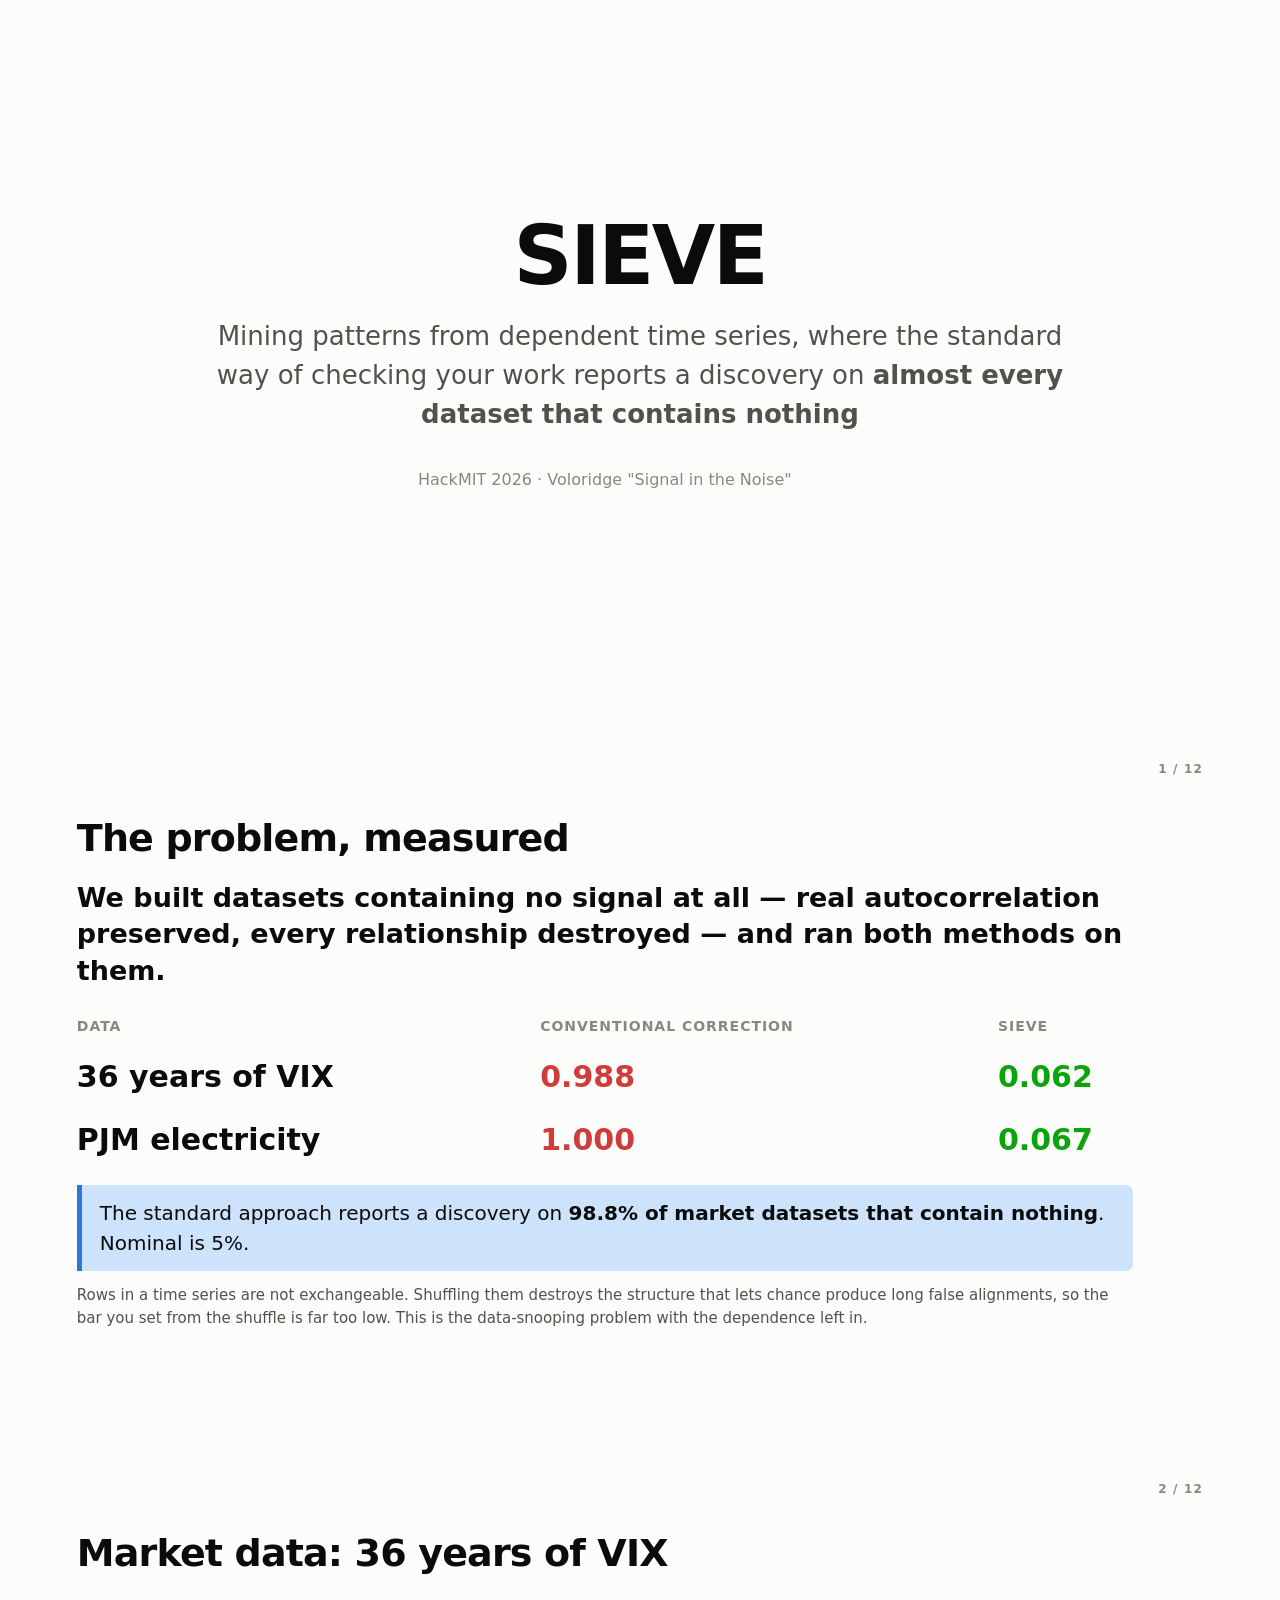
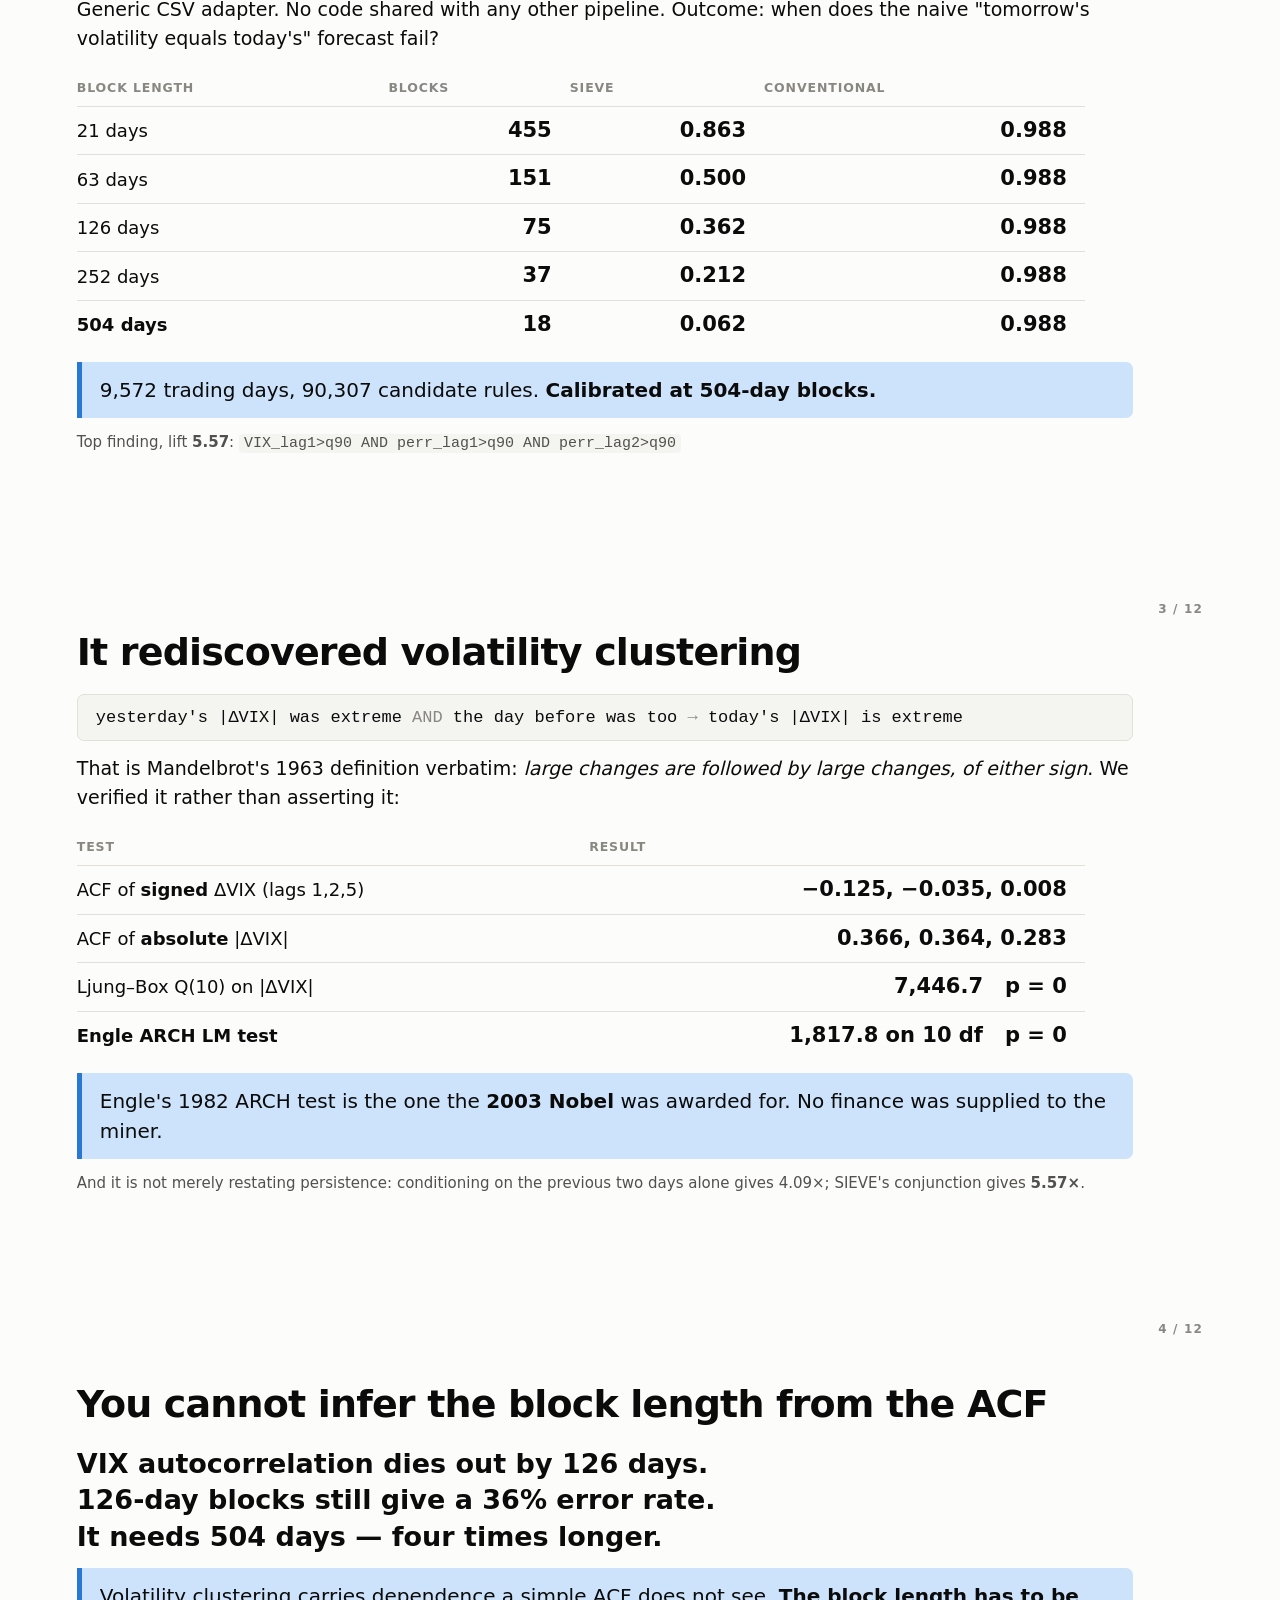
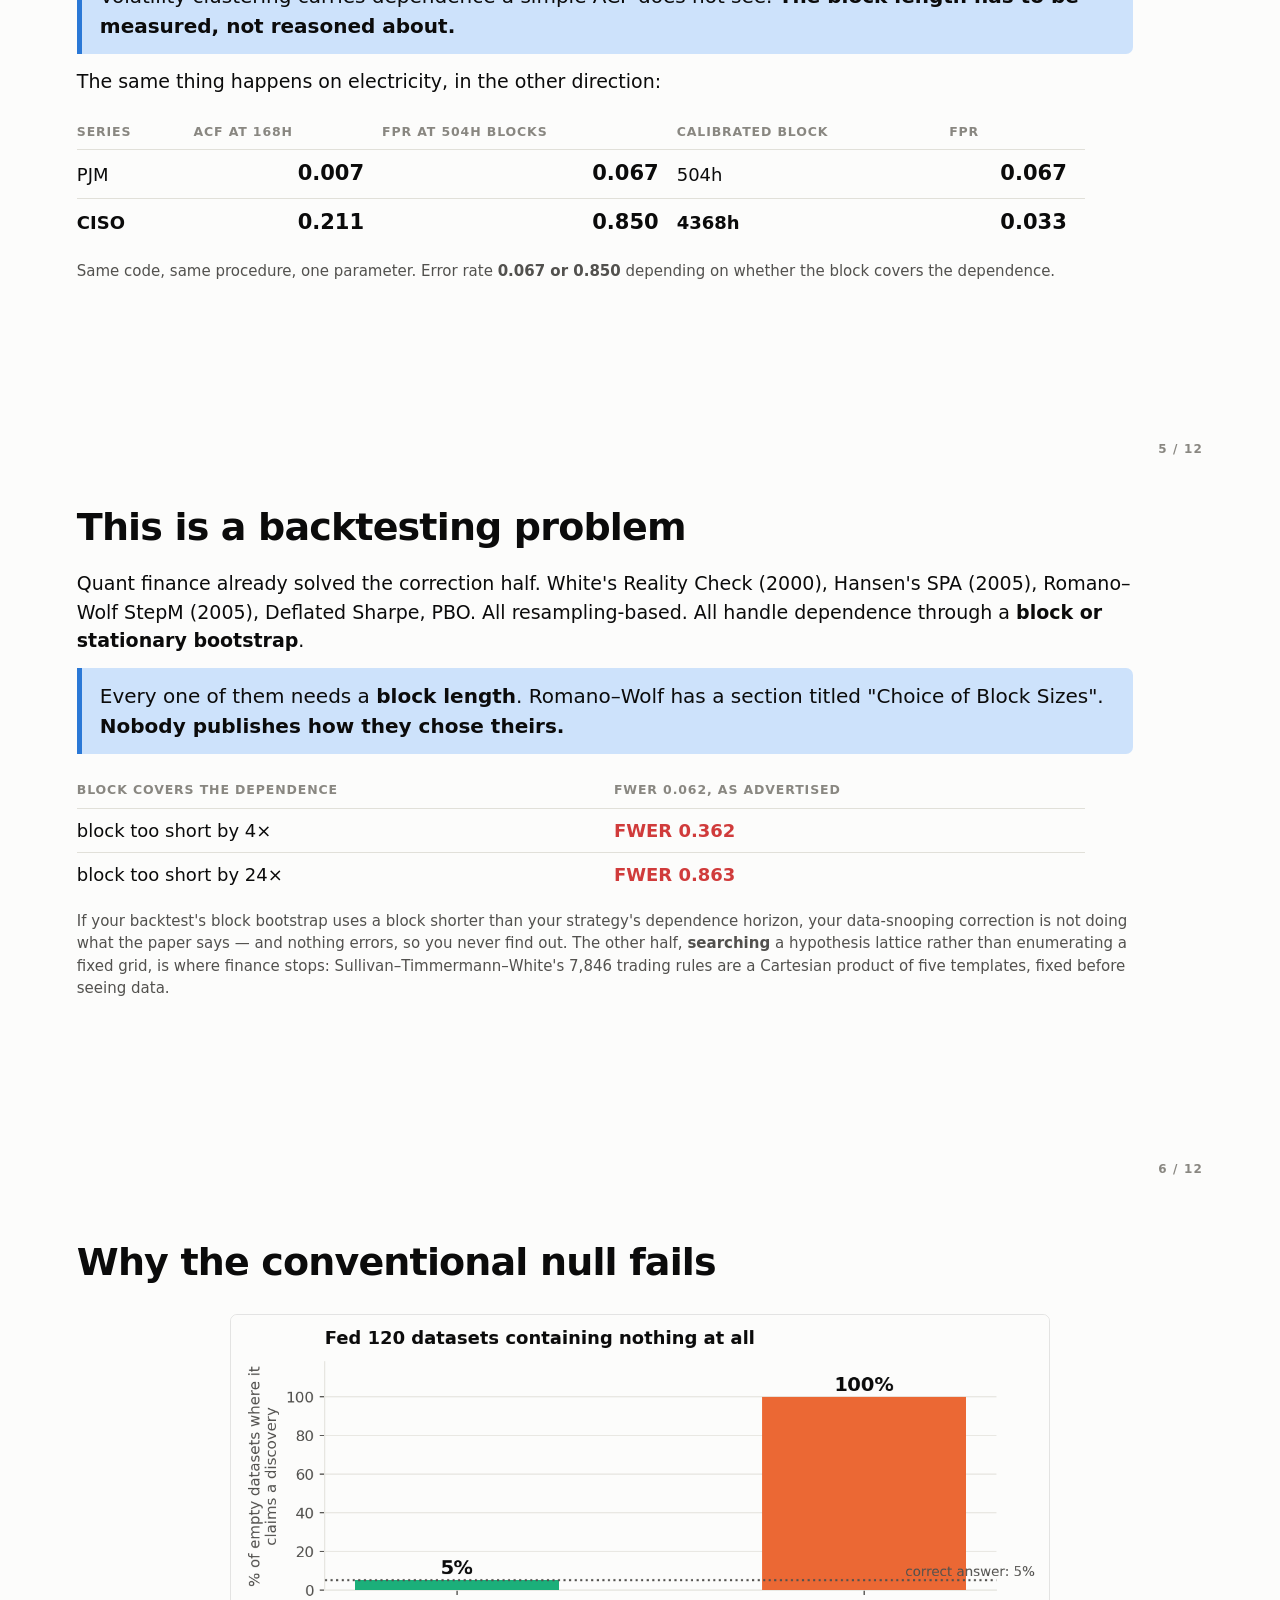
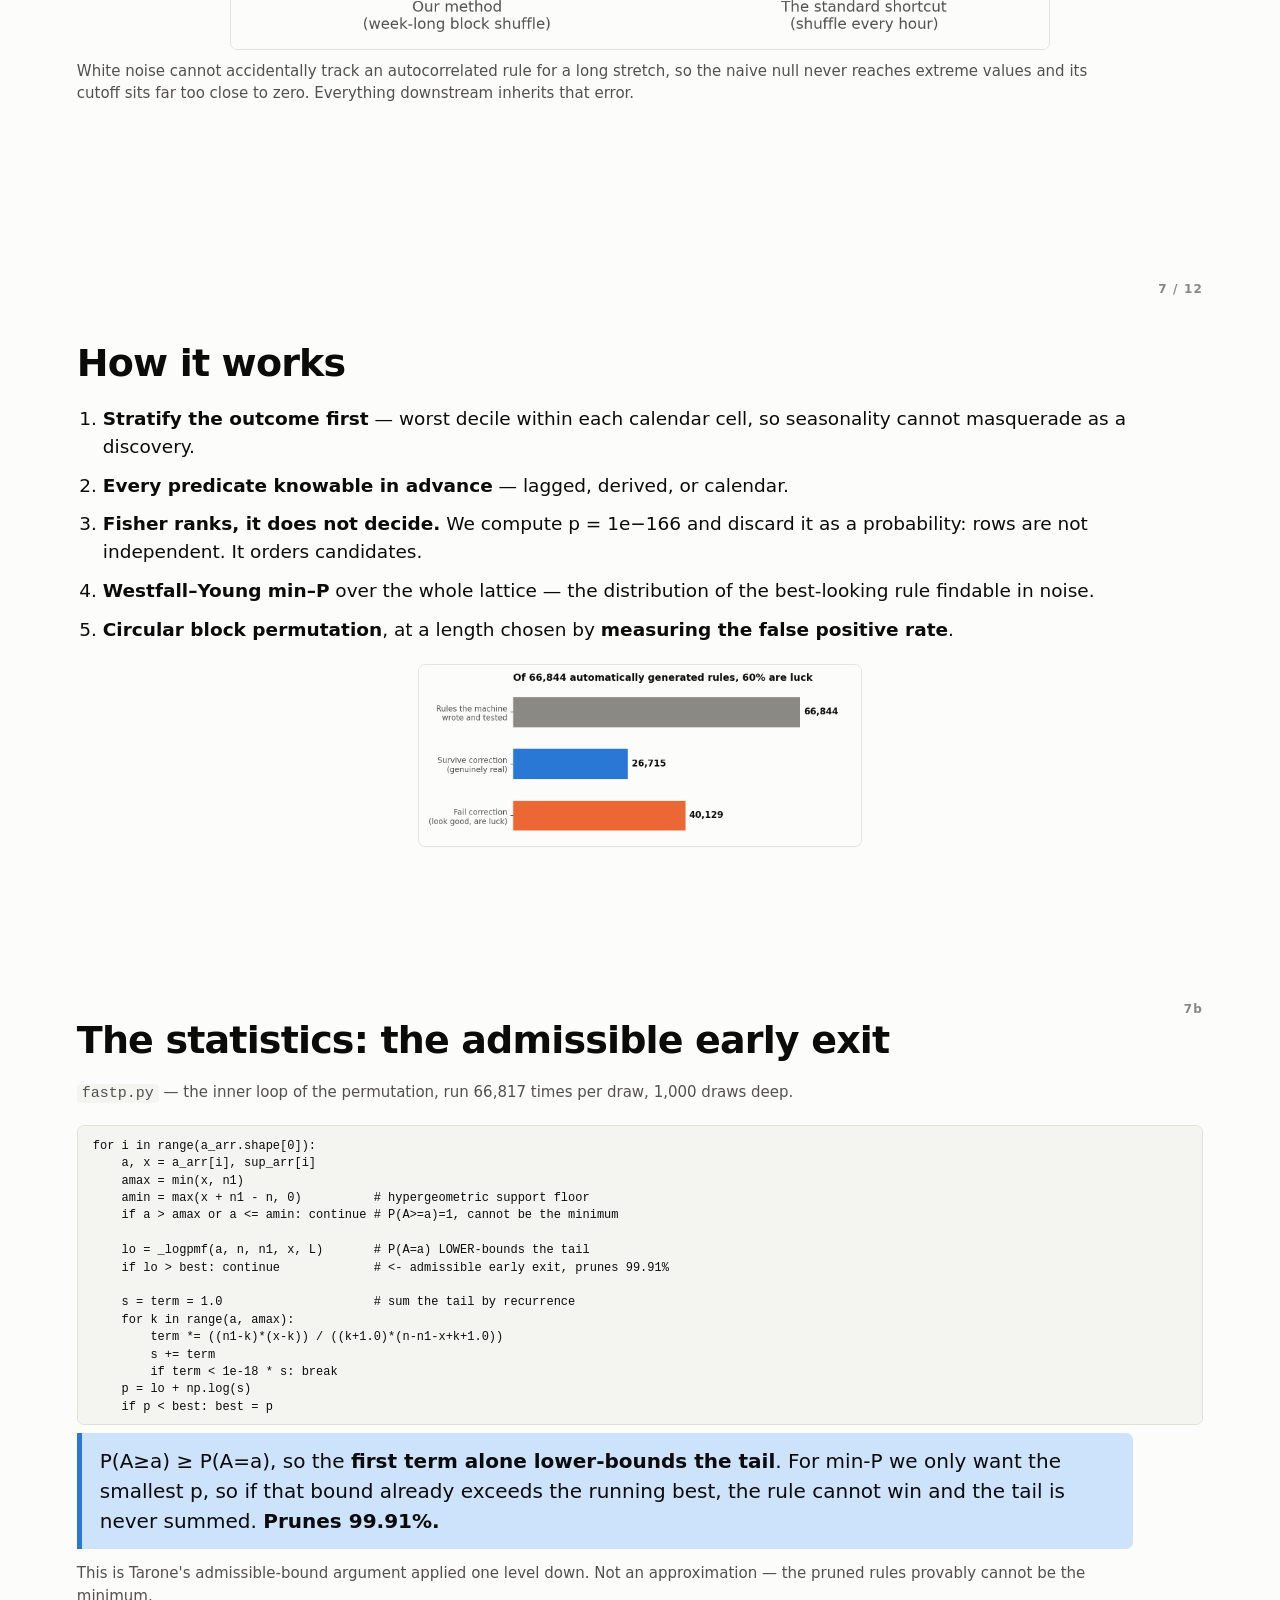
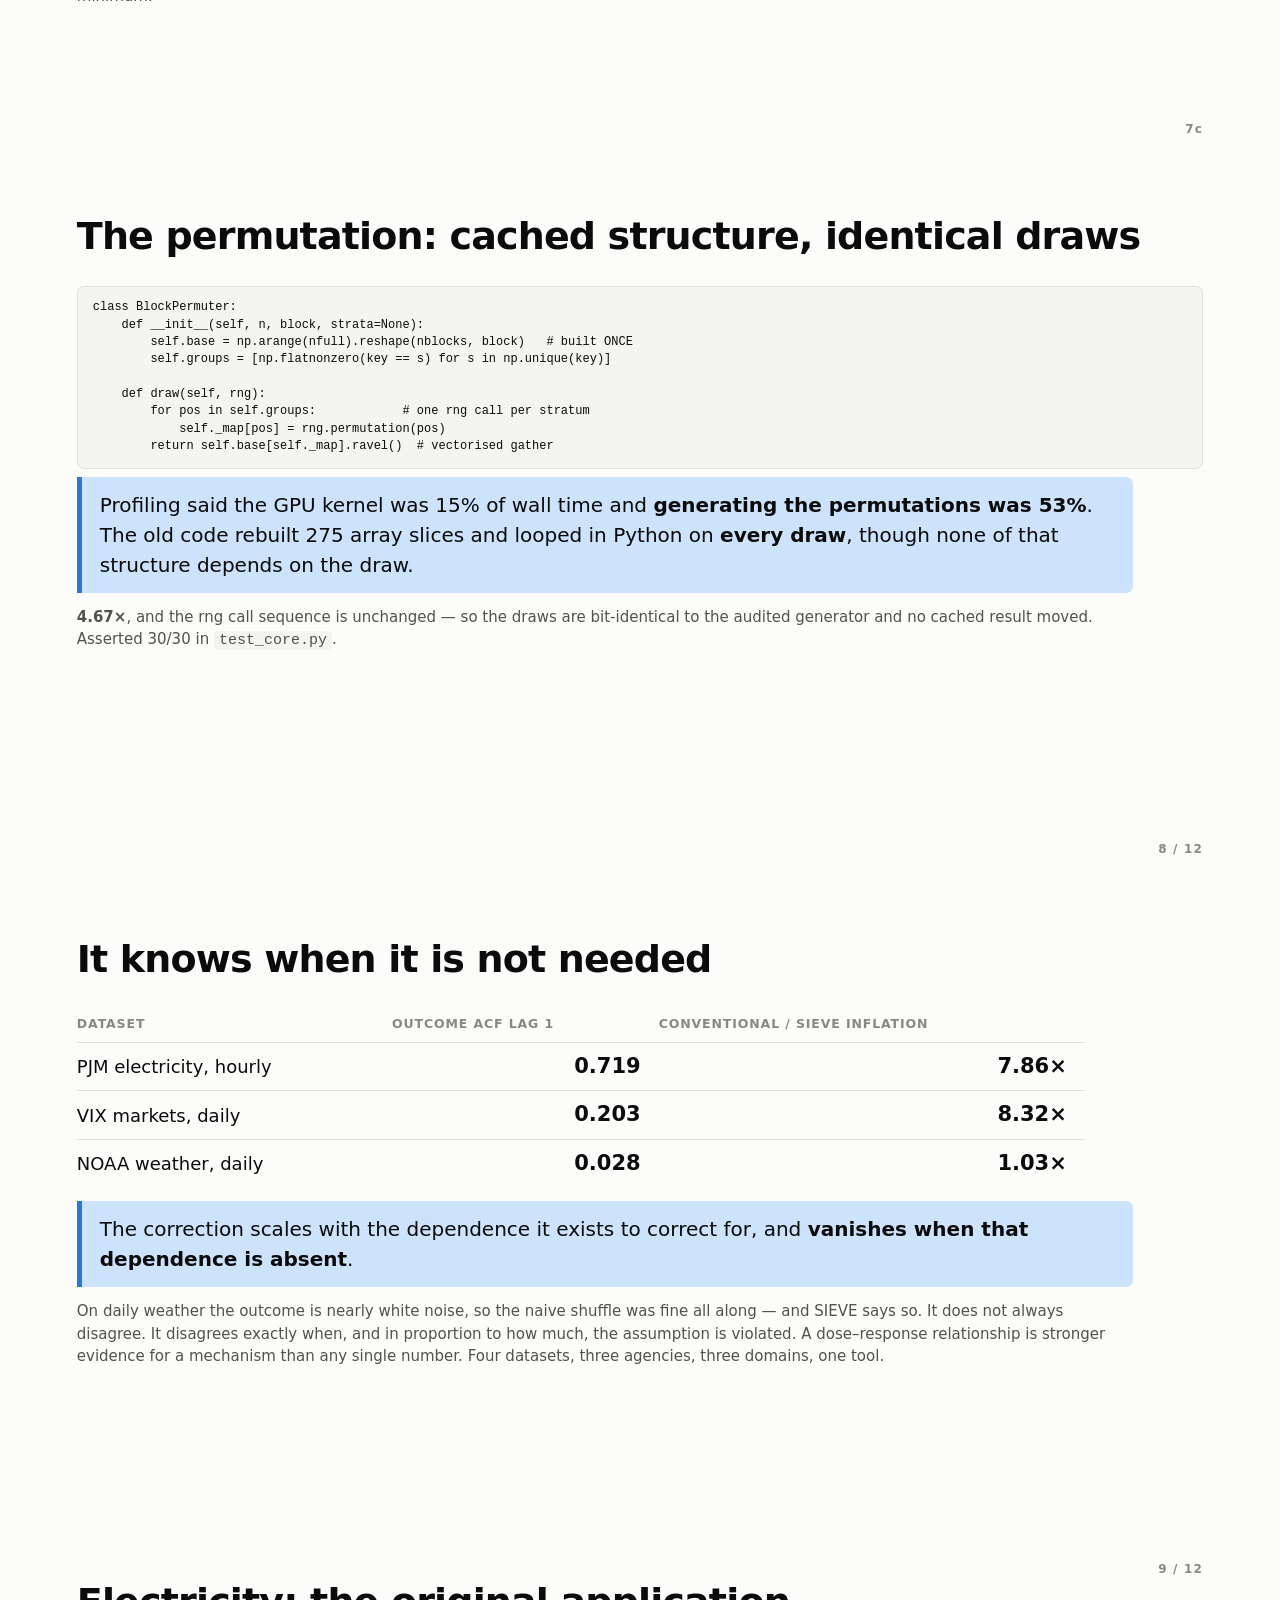
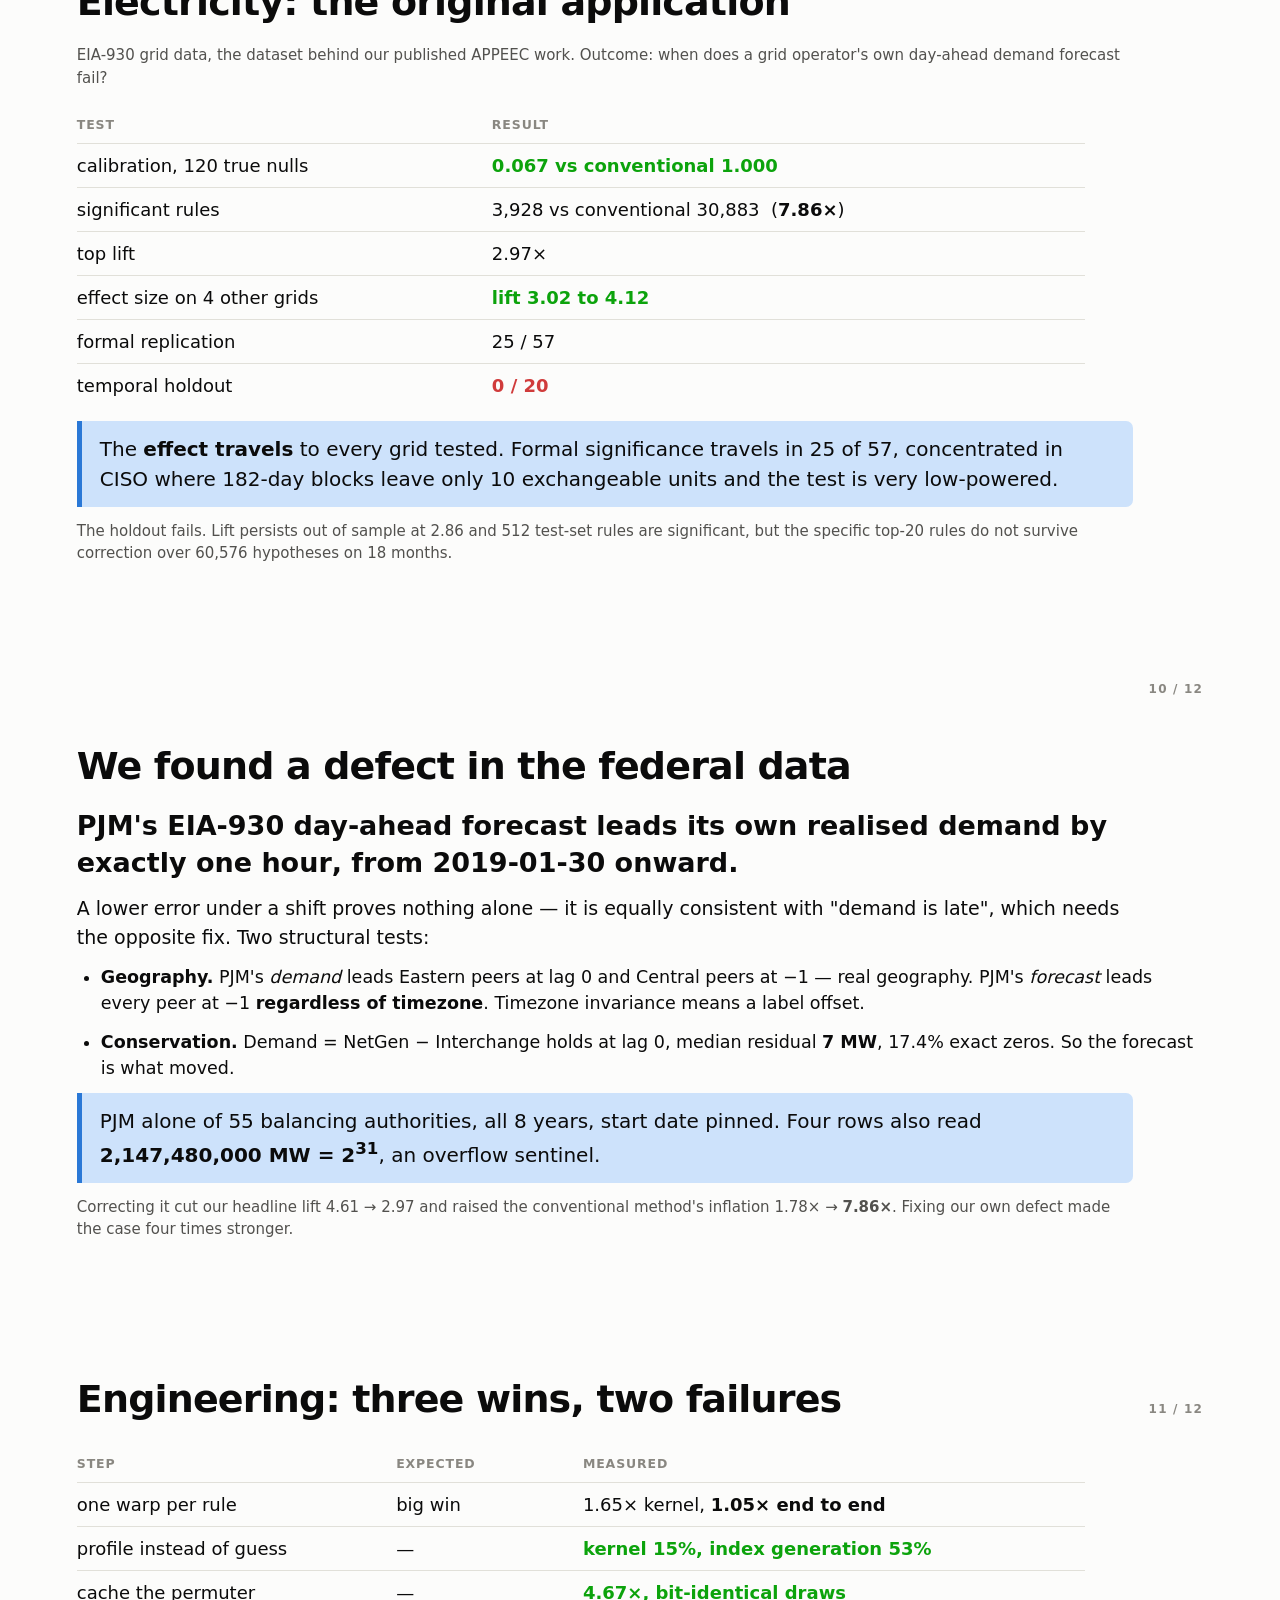
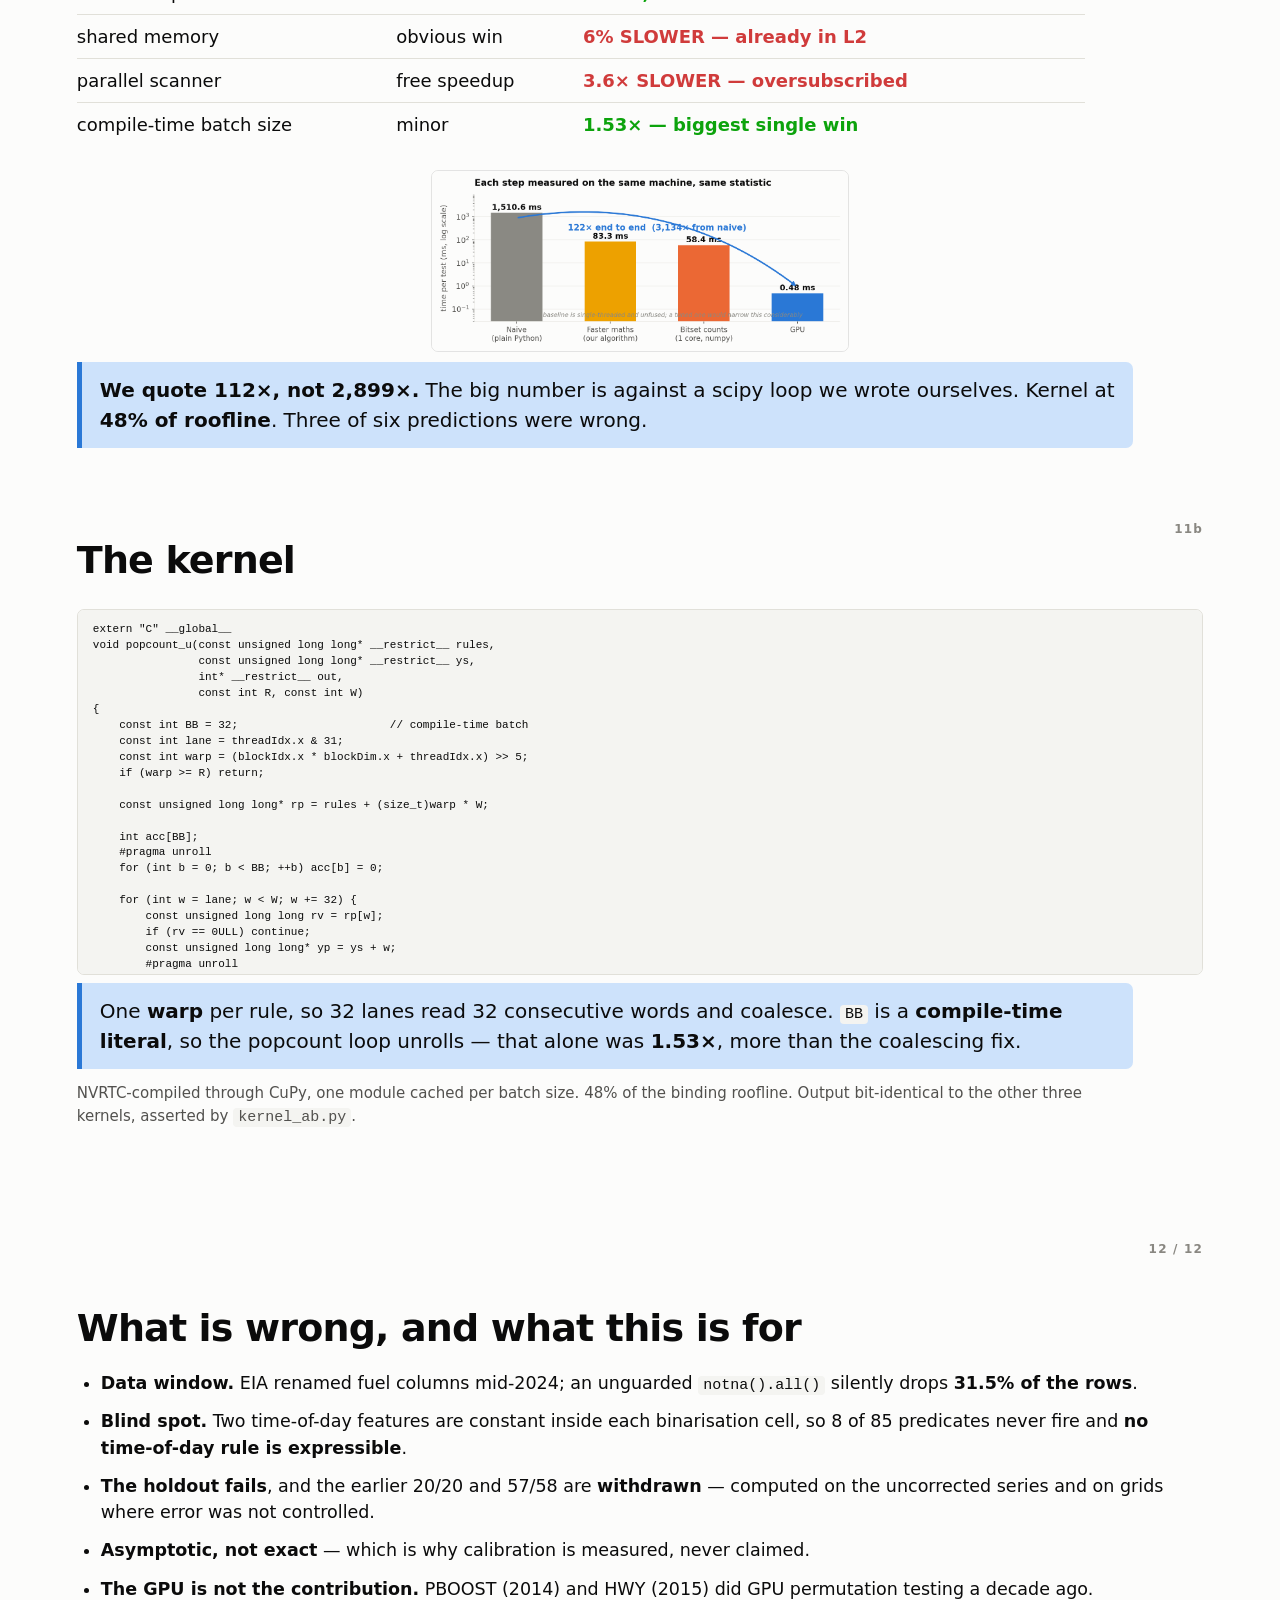
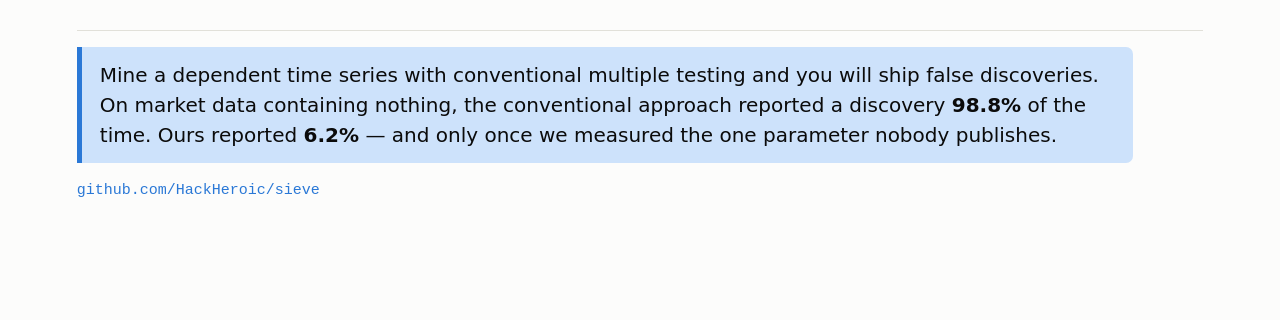
<file: DECK.html>
<!doctype html><html><head><meta charset=utf-8><title>SIEVE</title><style>
@page { size: 13.333in 7.5in; margin: 0; }
*{box-sizing:border-box;margin:0;padding:0}
body{font:16px/1.5 system-ui,-apple-system,"Segoe UI",sans-serif;color:#0b0b0b;
  -webkit-font-smoothing:antialiased}
section{width:13.333in;height:7.5in;padding:0.62in 0.8in;page-break-after:always;
  position:relative;background:#fcfcfb;overflow:hidden;display:flex;
  flex-direction:column;justify-content:center}
.kick{position:absolute;top:.42in;right:.8in;font-size:12px;color:#898781;
  letter-spacing:.1em;font-weight:600}
h1{font-size:82px;letter-spacing:-.03em;font-weight:700;line-height:1}
h2{font-size:38px;letter-spacing:-.022em;font-weight:680;margin-bottom:20px;line-height:1.1}
p{font-size:19px;margin-bottom:13px;max-width:11in}
.title{text-align:center}
.sub{font-size:26px;color:#52514e;margin-top:20px;max-width:9in;margin-inline:auto}
.who{font-size:16px;color:#898781;margin-top:34px}
.big{font-size:27px;font-weight:600;line-height:1.35}
.hl{background:#cde2fb;border-left:5px solid #2a78d6;padding:13px 18px;font-size:20px;
  border-radius:0 7px 7px 0}
.small{font-size:15px;color:#52514e}
.good{color:#0ca30c;font-weight:700}
.bad{color:#d03b3b;font-weight:700}
.num{text-align:right;font-variant-numeric:tabular-nums;font-weight:700;font-size:21px}
table{border-collapse:collapse;margin:14px 0}
.big2{font-size:30px}
.big2 th{font-size:14px;color:#898781;text-transform:uppercase;letter-spacing:.07em;
  text-align:left;padding:0 34px 8px 0;font-weight:700}
.big2 td{padding:9px 34px 9px 0;font-weight:600;font-variant-numeric:tabular-nums}
.tbl,.tbl2{font-size:18px;width:100%;max-width:10.5in}
.tbl th,.tbl2 th{font-size:12.5px;color:#898781;text-transform:uppercase;
  letter-spacing:.07em;text-align:left;padding:0 18px 8px 0;font-weight:700}
.tbl td,.tbl2 td{padding:8px 18px 8px 0;border-top:1px solid #e1e0d9;
  font-variant-numeric:tabular-nums}
img{max-width:100%;max-height:3.5in;object-fit:contain;display:block;margin:10px auto;
  border:1px solid rgba(11,11,11,.1);border-radius:7px}
img.half{max-height:2.5in}
pre{background:#f4f4f1;border:1px solid #e1e0d9;border-radius:7px;padding:14px 18px;
  font:15px/1.6 ui-monospace,SFMono-Regular,Menlo,monospace;margin:12px 0}
.rule{font:17px ui-monospace,SFMono-Regular,Menlo,monospace;background:#f4f4f1;
  padding:13px 18px;border-radius:7px;border:1px solid #e1e0d9}
.rule span{color:#898781}
ol.five{font-size:18.5px;padding-left:26px}
ol.five li{margin-bottom:11px}
ul.flaws{font-size:17.5px;padding-left:24px}
ul.flaws li{margin-bottom:12px}
code{font:15px ui-monospace,Menlo,monospace;background:#f4f4f1;padding:1px 5px;
  border-radius:4px}
hr{border:0;border-top:1px solid #e1e0d9;margin:16px 0}
pre.code{background:#f4f4f1;border:1px solid #e1e0d9;border-radius:7px;
  padding:12px 15px;font:12px/1.45 ui-monospace,SFMono-Regular,Menlo,monospace;
  margin:8px 0;overflow-x:auto;white-space:pre}
.repo{font:15px ui-monospace,Menlo,monospace;color:#2a78d6;margin-top:6px}
</style></head><body><section><div class=title><h1>SIEVE</h1>
<p class=sub>Mining patterns from dependent time series, where the standard way of
checking your work reports a discovery on <b>almost every dataset that contains
nothing</b></p>
<p class=who>HackMIT 2026 &middot; Voloridge "Signal in the Noise"</p></div></section><section><div class=kick>1 / 12</div><h2>The problem, measured</h2>
<p class=big>We built datasets containing <b>no signal at all</b> &mdash; real
autocorrelation preserved, every relationship destroyed &mdash; and ran both methods
on them.</p>
<table class=big2><tr><th>data</th><th>conventional correction</th><th>SIEVE</th></tr>
<tr><td>36 years of VIX</td><td class=bad>0.988</td><td class=good>0.062</td></tr>
<tr><td>PJM electricity</td><td class=bad>1.000</td><td class=good>0.067</td></tr></table>
<p class=hl>The standard approach reports a discovery on <b>98.8% of market datasets
that contain nothing</b>. Nominal is 5%.</p>
<p class=small>Rows in a time series are not exchangeable. Shuffling them destroys the
structure that lets chance produce long false alignments, so the bar you set from the
shuffle is far too low. This is the data-snooping problem with the dependence left in.</p></section><section><div class=kick>2 / 12</div><h2>Market data: 36 years of VIX</h2>
<p>Generic CSV adapter. No code shared with any other pipeline. Outcome: when does the
naive "tomorrow's volatility equals today's" forecast fail?</p>
<table class=tbl2><tr><th>block length</th><th>blocks</th><th>SIEVE</th><th>conventional</th></tr>
<tr><td>21 days</td><td class=num>455</td><td class=num bad>0.863</td><td class=num bad>0.988</td></tr>
<tr><td>63 days</td><td class=num>151</td><td class=num bad>0.500</td><td class=num bad>0.988</td></tr>
<tr><td>126 days</td><td class=num>75</td><td class=num bad>0.362</td><td class=num bad>0.988</td></tr>
<tr><td>252 days</td><td class=num>37</td><td class=num bad>0.212</td><td class=num bad>0.988</td></tr>
<tr><td><b>504 days</b></td><td class=num>18</td><td class=num good><b>0.062</b></td><td class=num bad>0.988</td></tr></table>
<p class=hl>9,572 trading days, 90,307 candidate rules. <b>Calibrated at 504-day
blocks.</b></p>
<p class=small>Top finding, lift <b>5.57</b>:
<code>VIX_lag1&gt;q90 AND perr_lag1&gt;q90 AND perr_lag2&gt;q90</code></p></section><section><div class=kick>3 / 12</div><h2>It rediscovered volatility clustering</h2>
<p class=rule>yesterday's |&Delta;VIX| was extreme <span>AND</span> the day before was too
<span>&rarr;</span> today's |&Delta;VIX| is extreme</p>
<p>That is Mandelbrot's 1963 definition verbatim: <i>large changes are followed by large
changes, of either sign</i>. We verified it rather than asserting it:</p>
<table class=tbl2><tr><th>test</th><th>result</th></tr>
<tr><td>ACF of <b>signed</b> &Delta;VIX (lags 1,2,5)</td><td class=num>&minus;0.125, &minus;0.035, 0.008</td></tr>
<tr><td>ACF of <b>absolute</b> |&Delta;VIX|</td><td class=num good>0.366, 0.364, 0.283</td></tr>
<tr><td>Ljung&ndash;Box Q(10) on |&Delta;VIX|</td><td class=num good>7,446.7 &nbsp; p = 0</td></tr>
<tr><td><b>Engle ARCH LM test</b></td><td class=num good>1,817.8 on 10 df &nbsp; p = 0</td></tr>
</table>
<p class=hl>Engle's 1982 ARCH test is the one the <b>2003 Nobel</b> was awarded for.
No finance was supplied to the miner.</p>
<p class=small>And it is not merely restating persistence: conditioning on the previous
two days alone gives 4.09&times;; SIEVE's conjunction gives <b>5.57&times;</b>.</p></section><section><div class=kick>4 / 12</div><h2>You cannot infer the block length from the ACF</h2>
<p class=big>VIX autocorrelation dies out by <b>126 days</b>.<br>
126-day blocks still give a <b>36% error rate</b>.<br>
It needs <b>504 days</b> &mdash; four times longer.</p>
<p class=hl>Volatility clustering carries dependence a simple ACF does not see.
<b>The block length has to be measured, not reasoned about.</b></p>
<p>The same thing happens on electricity, in the other direction:</p>
<table class=tbl2><tr><th>series</th><th>ACF at 168h</th><th>FPR at 504h blocks</th><th>calibrated block</th><th>FPR</th></tr>
<tr><td>PJM</td><td class=num>0.007</td><td class=num good>0.067</td><td>504h</td><td class=num good>0.067</td></tr>
<tr><td><b>CISO</b></td><td class=num><b>0.211</b></td><td class=num bad><b>0.850</b></td><td><b>4368h</b></td><td class=num good><b>0.033</b></td></tr></table>
<p class=small>Same code, same procedure, one parameter. Error rate <b>0.067 or
0.850</b> depending on whether the block covers the dependence.</p></section><section><div class=kick>5 / 12</div><h2>This is a backtesting problem</h2>
<p>Quant finance already solved the correction half. White's Reality Check (2000),
Hansen's SPA (2005), Romano&ndash;Wolf StepM (2005), Deflated Sharpe, PBO. All
resampling-based. All handle dependence through a <b>block or stationary bootstrap</b>.</p>
<p class=hl>Every one of them needs a <b>block length</b>. Romano&ndash;Wolf has a
section titled "Choice of Block Sizes". <b>Nobody publishes how they chose theirs.</b></p>
<table class=tbl2><tr><th>block covers the dependence</th><th class=good>FWER 0.062, as advertised</th></tr>
<tr><td>block too short by 4&times;</td><td class=bad>FWER 0.362</td></tr>
<tr><td>block too short by 24&times;</td><td class=bad>FWER 0.863</td></tr></table>
<p class=small>If your backtest's block bootstrap uses a block shorter than your
strategy's dependence horizon, your data-snooping correction is not doing what the paper
says &mdash; and nothing errors, so you never find out. The other half, <b>searching</b>
a hypothesis lattice rather than enumerating a fixed grid, is where finance stops:
Sullivan&ndash;Timmermann&ndash;White's 7,846 trading rules are a Cartesian product of
five templates, fixed before seeing data.</p></section><section><div class=kick>6 / 12</div><h2>Why the conventional null fails</h2>
<img src="[data-uri]">
<p class=small>White noise cannot accidentally track an autocorrelated rule for a long
stretch, so the naive null never reaches extreme values and its cutoff sits far too
close to zero. Everything downstream inherits that error.</p></section><section><div class=kick>7 / 12</div><h2>How it works</h2>
<ol class=five>
<li><b>Stratify the outcome first</b> &mdash; worst decile within each calendar cell, so
seasonality cannot masquerade as a discovery.</li>
<li><b>Every predicate knowable in advance</b> &mdash; lagged, derived, or calendar.</li>
<li><b>Fisher ranks, it does not decide.</b> We compute p = 1e&minus;166 and discard it
as a probability: rows are not independent. It orders candidates.</li>
<li><b>Westfall&ndash;Young min&ndash;P</b> over the whole lattice &mdash; the
distribution of the best-looking rule findable in noise.</li>
<li><b>Circular block permutation</b>, at a length chosen by <b>measuring the false
positive rate</b>.</li>
</ol>
<img src="[data-uri]" style="max-height:1.9in"></section><section><div class=kick>7b</div>
<h2>The statistics: the admissible early exit</h2>
<p class=small><code>fastp.py</code> &mdash; the inner loop of the permutation, run
66,817 times per draw, 1,000 draws deep.</p>
<pre class=code>for i in range(a_arr.shape[0]):
    a, x = a_arr[i], sup_arr[i]
    amax = min(x, n1)
    amin = max(x + n1 - n, 0)          # hypergeometric support floor
    if a &gt; amax or a &lt;= amin: continue # P(A&gt;=a)=1, cannot be the minimum

    lo = _logpmf(a, n, n1, x, L)       # P(A=a) LOWER-bounds the tail
    if lo &gt; best: continue             # &lt;- admissible early exit, prunes 99.91%

    s = term = 1.0                     # sum the tail by recurrence
    for k in range(a, amax):
        term *= ((n1-k)*(x-k)) / ((k+1.0)*(n-n1-x+k+1.0))
        s += term
        if term &lt; 1e-18 * s: break
    p = lo + np.log(s)
    if p &lt; best: best = p</pre>
<p class=hl>P(A&ge;a) &ge; P(A=a), so the <b>first term alone lower-bounds the tail</b>.
For min-P we only want the smallest p, so if that bound already exceeds the running
best, the rule cannot win and the tail is never summed. <b>Prunes 99.91%.</b></p>
<p class=small>This is Tarone's admissible-bound argument applied one level down. Not an
approximation &mdash; the pruned rules provably cannot be the minimum.</p>
</section>
<section><div class=kick>7c</div>
<h2>The permutation: cached structure, identical draws</h2>
<pre class=code>class BlockPermuter:
    def __init__(self, n, block, strata=None):
        self.base = np.arange(nfull).reshape(nblocks, block)   # built ONCE
        self.groups = [np.flatnonzero(key == s) for s in np.unique(key)]

    def draw(self, rng):
        for pos in self.groups:            # one rng call per stratum
            self._map[pos] = rng.permutation(pos)
        return self.base[self._map].ravel()  # vectorised gather</pre>
<p class=hl>Profiling said the GPU kernel was 15% of wall time and <b>generating the
permutations was 53%</b>. The old code rebuilt 275 array slices and looped in Python on
<b>every draw</b>, though none of that structure depends on the draw.</p>
<p class=small><b>4.67&times;</b>, and the rng call sequence is unchanged &mdash; so the
draws are bit-identical to the audited generator and no cached result moved.
Asserted 30/30 in <code>test_core.py</code>.</p>
</section>
<section><div class=kick>8 / 12</div><h2>It knows when it is not needed</h2>
<table class=tbl2><tr><th>dataset</th><th>outcome ACF lag 1</th><th>conventional / SIEVE inflation</th></tr>
<tr><td>PJM electricity, hourly</td><td class=num>0.719</td><td class=num bad>7.86&times;</td></tr>
<tr><td>VIX markets, daily</td><td class=num>0.203</td><td class=num bad>8.32&times;</td></tr>
<tr><td>NOAA weather, daily</td><td class=num>0.028</td><td class=num good>1.03&times;</td></tr></table>
<p class=hl>The correction scales with the dependence it exists to correct for, and
<b>vanishes when that dependence is absent</b>.</p>
<p class=small>On daily weather the outcome is nearly white noise, so the naive shuffle
was fine all along &mdash; and SIEVE says so. It does not always disagree. It disagrees
exactly when, and in proportion to how much, the assumption is violated. A dose&ndash;response
relationship is stronger evidence for a mechanism than any single number. Four datasets,
three agencies, three domains, one tool.</p></section><section><div class=kick>9 / 12</div><h2>Electricity: the original application</h2>
<p class=small>EIA-930 grid data, the dataset behind our published APPEEC work. Outcome:
when does a grid operator's own day-ahead demand forecast fail?</p>
<table class=tbl2><tr><th>test</th><th>result</th></tr>
<tr><td>calibration, 120 true nulls</td><td class=good>0.067 vs conventional 1.000</td></tr>
<tr><td>significant rules</td><td>3,928 vs conventional 30,883 &nbsp;(<b>7.86&times;</b>)</td></tr>
<tr><td>top lift</td><td>2.97&times;</td></tr>
<tr><td>effect size on 4 other grids</td><td class=good>lift 3.02 to 4.12</td></tr>
<tr><td>formal replication</td><td>25 / 57</td></tr>
<tr><td>temporal holdout</td><td class=bad>0 / 20</td></tr></table>
<p class=hl>The <b>effect travels</b> to every grid tested. Formal significance travels
in 25 of 57, concentrated in CISO where 182-day blocks leave only 10 exchangeable units
and the test is very low-powered.</p>
<p class=small>The holdout fails. Lift persists out of sample at 2.86 and 512 test-set
rules are significant, but the specific top-20 rules do not survive correction over
60,576 hypotheses on 18 months.</p></section><section><div class=kick>10 / 12</div><h2>We found a defect in the federal data</h2>
<p class=big>PJM's EIA-930 day-ahead forecast <b>leads its own realised demand by exactly
one hour</b>, from 2019-01-30 onward.</p>
<p>A lower error under a shift proves nothing alone &mdash; it is equally consistent with
"demand is late", which needs the opposite fix. Two structural tests:</p>
<ul class=flaws>
<li><b>Geography.</b> PJM's <i>demand</i> leads Eastern peers at lag 0 and Central peers
at &minus;1 &mdash; real geography. PJM's <i>forecast</i> leads every peer at &minus;1
<b>regardless of timezone</b>. Timezone invariance means a label offset.</li>
<li><b>Conservation.</b> Demand = NetGen &minus; Interchange holds at lag 0, median
residual <b>7 MW</b>, 17.4% exact zeros. So the forecast is what moved.</li>
</ul>
<p class=hl>PJM alone of 55 balancing authorities, all 8 years, start date pinned. Four
rows also read <b>2,147,480,000 MW = 2<sup>31</sup></b>, an overflow sentinel.</p>
<p class=small>Correcting it cut our headline lift 4.61 &rarr; 2.97 and raised the
conventional method's inflation 1.78&times; &rarr; <b>7.86&times;</b>. Fixing our own
defect made the case four times stronger.</p></section><section><div class=kick>11 / 12</div><h2>Engineering: three wins, two failures</h2>
<table class=tbl2><tr><th>step</th><th>expected</th><th>measured</th></tr>
<tr><td>one warp per rule</td><td>big win</td><td>1.65&times; kernel, <b>1.05&times; end to end</b></td></tr>
<tr><td>profile instead of guess</td><td>&mdash;</td><td class=good>kernel 15%, <b>index generation 53%</b></td></tr>
<tr><td>cache the permuter</td><td>&mdash;</td><td class=good>4.67&times;, bit-identical draws</td></tr>
<tr><td>shared memory</td><td>obvious win</td><td class=bad>6% SLOWER &mdash; already in L2</td></tr>
<tr><td>parallel scanner</td><td>free speedup</td><td class=bad>3.6&times; SLOWER &mdash; oversubscribed</td></tr>
<tr><td>compile-time batch size</td><td>minor</td><td class=good><b>1.53&times;</b> &mdash; biggest single win</td></tr></table>
<img src="[data-uri]" style="max-height:1.9in">
<p class=hl><b>We quote 112&times;, not 2,899&times;.</b> The big number is against a scipy
loop we wrote ourselves. Kernel at <b>48% of roofline</b>. Three of six predictions were
wrong.</p></section><section><div class=kick>11b</div>
<h2>The kernel</h2>
<pre class=code style="font-size:11px">extern &quot;C&quot; __global__
void popcount_u(const unsigned long long* __restrict__ rules,
                const unsigned long long* __restrict__ ys,
                int* __restrict__ out,
                const int R, const int W)
{
    const int BB = 32;                       // compile-time batch
    const int lane = threadIdx.x &amp; 31;
    const int warp = (blockIdx.x * blockDim.x + threadIdx.x) &gt;&gt; 5;
    if (warp &gt;= R) return;

    const unsigned long long* rp = rules + (size_t)warp * W;

    int acc[BB];
    #pragma unroll
    for (int b = 0; b &lt; BB; ++b) acc[b] = 0;

    for (int w = lane; w &lt; W; w += 32) {
        const unsigned long long rv = rp[w];
        if (rv == 0ULL) continue;
        const unsigned long long* yp = ys + w;
        #pragma unroll
        for (int b = 0; b &lt; BB; ++b)
            acc[b] += __popcll(rv &amp; yp[(size_t)b * W]);
    }

    #pragma unroll
    for (int b = 0; b &lt; BB; ++b) {
        int v = acc[b];
        #pragma unroll
        for (int off = 16; off &gt; 0; off &gt;&gt;= 1)
            v += __shfl_down_sync(0xffffffffu, v, off);
        if (lane == 0) out[(size_t)b * R + warp] = v;
    }
}</pre>
<p class=hl>One <b>warp</b> per rule, so 32 lanes read 32 consecutive words and coalesce.
<code>BB</code> is a <b>compile-time literal</b>, so the popcount loop unrolls &mdash;
that alone was <b>1.53&times;</b>, more than the coalescing fix.</p>
<p class=small>NVRTC-compiled through CuPy, one module cached per batch size. 48% of the
binding roofline. Output bit-identical to the other three kernels, asserted by
<code>kernel_ab.py</code>.</p>
</section><section><div class=kick>12 / 12</div><h2>What is wrong, and what this is for</h2>
<ul class=flaws>
<li><b>Data window.</b> EIA renamed fuel columns mid-2024; an unguarded
<code>notna().all()</code> silently drops <b>31.5% of the rows</b>.</li>
<li><b>Blind spot.</b> Two time-of-day features are constant inside each binarisation
cell, so 8 of 85 predicates never fire and <b>no time-of-day rule is expressible</b>.</li>
<li><b>The holdout fails</b>, and the earlier 20/20 and 57/58 are <b>withdrawn</b> &mdash;
computed on the uncorrected series and on grids where error was not controlled.</li>
<li><b>Asymptotic, not exact</b> &mdash; which is why calibration is measured, never claimed.</li>
<li><b>The GPU is not the contribution.</b> PBOOST (2014) and HWY (2015) did GPU
permutation testing a decade ago.</li>
</ul>
<hr>
<p class=hl>Mine a dependent time series with conventional multiple testing and you will
ship false discoveries. On market data containing nothing, the conventional approach
reported a discovery <b>98.8%</b> of the time. Ours reported <b>6.2%</b> &mdash; and only
once we measured the one parameter nobody publishes.</p>
<p class=repo>github.com/HackHeroic/sieve</p></section></body></html>
</file>
